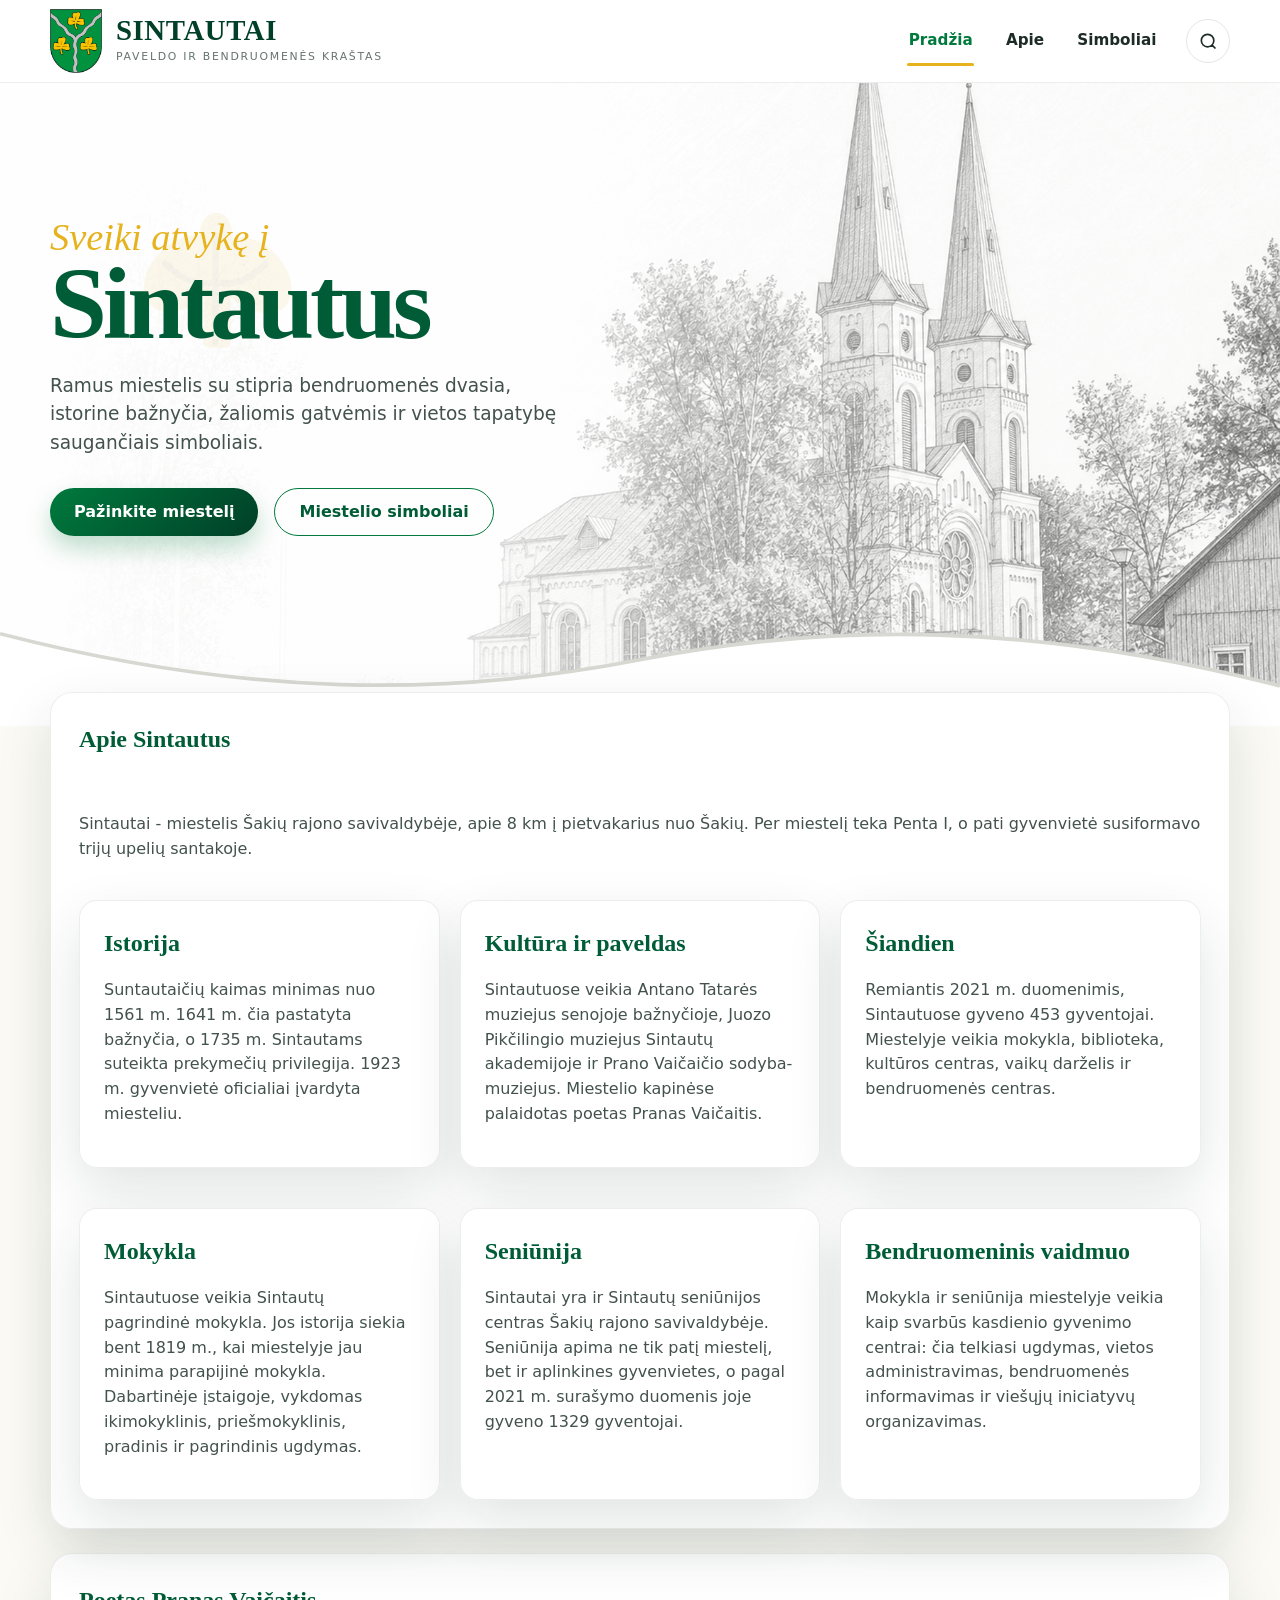
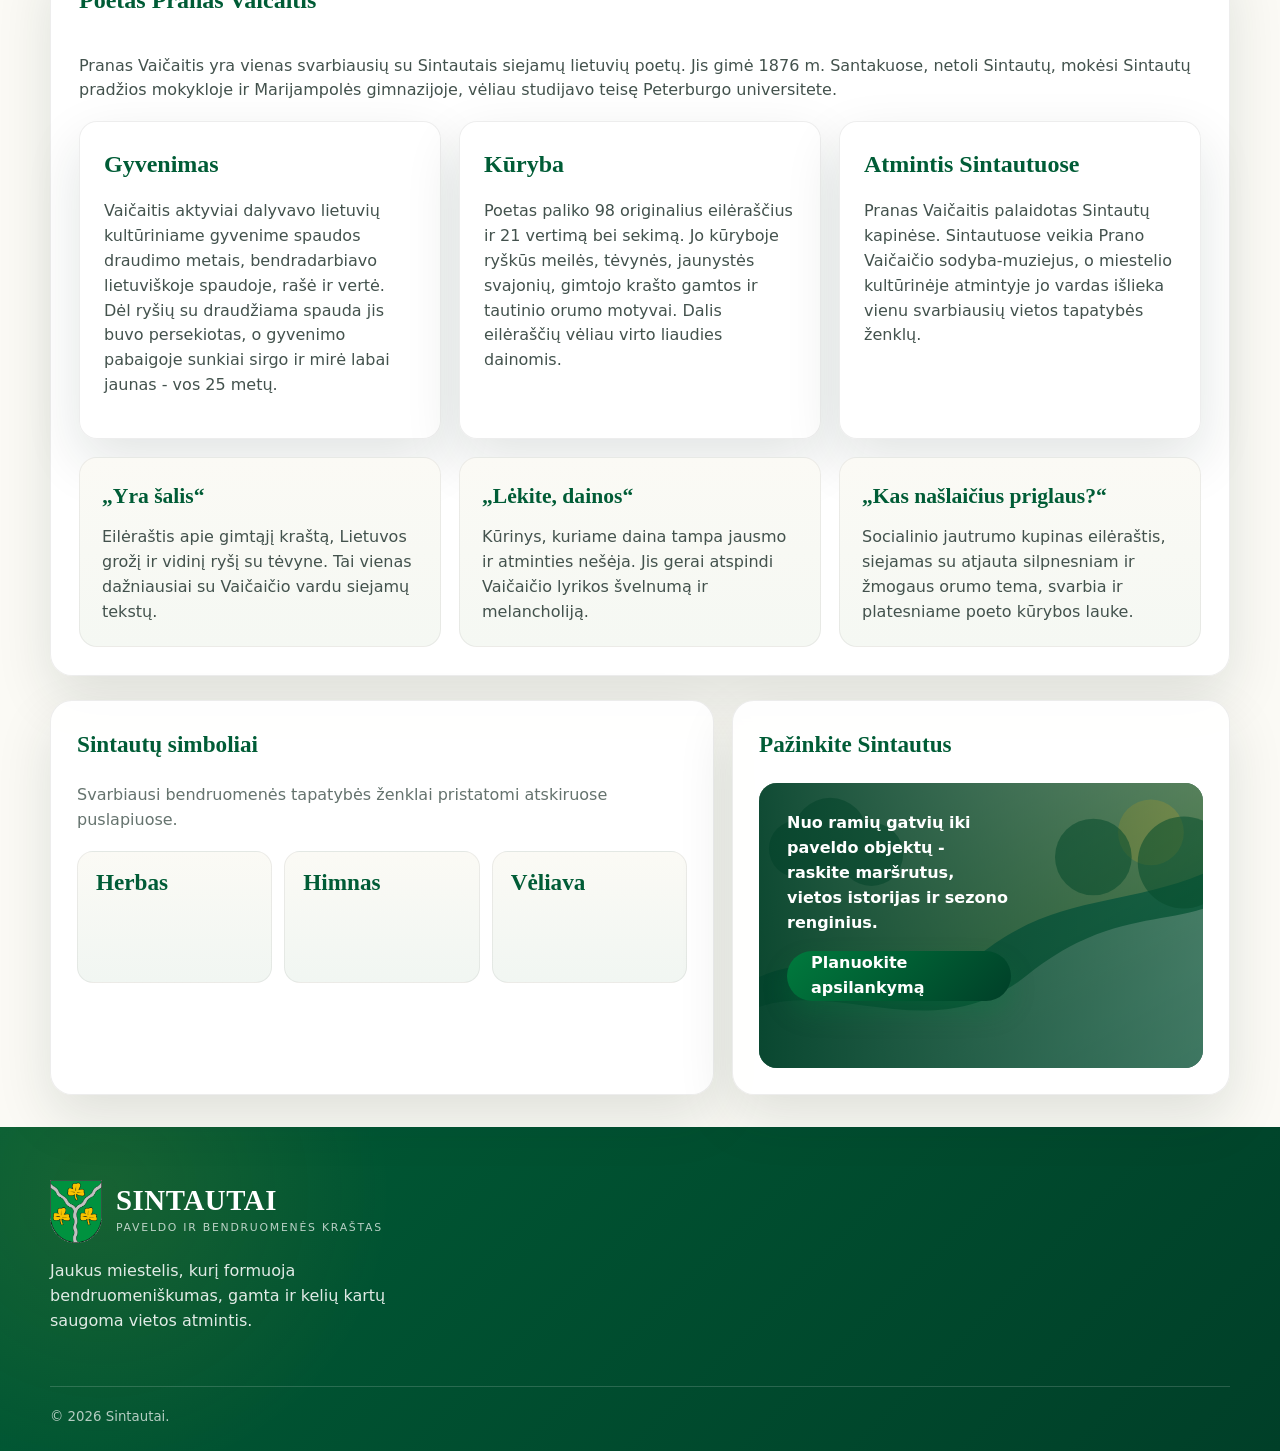
<file: index.html>
<!doctype html>
<html lang="lt">
<head>
  <meta charset="utf-8">
  <meta name="viewport" content="width=device-width, initial-scale=1">
  <title>Sintautai — miestelio interneto svetainė</title>
  <meta name="description" content="Nedidelio miestelio interneto svetainė, įkvėpta Sintautų bažnyčios piešinio ir herbo.">
  <link rel="icon" href="assets/favicon.svg" type="image/svg+xml">
  <link rel="preload" href="assets/church-sketch-hero.webp" as="image">
  <link rel="stylesheet" href="styles.css">
</head>
<body>
  <a class="skip-link" href="#main">Pereiti prie turinio</a>

  <header class="site-header" data-header>
    <div class="container header-inner">
      <a class="brand" href="#" aria-label="Sintautų pradžia">
        <img src="assets/coat-of-arms.png" alt="Sintautų herbas" class="brand__crest">
        <span>
          <strong>Sintautai</strong>
          <small>Paveldo ir bendruomenės kraštas</small>
        </span>
      </a>

      <button class="nav-toggle" type="button" aria-expanded="false" aria-controls="site-nav">
        <span></span><span></span><span></span>
        <span class="sr-only">Meniu</span>
      </button>

      <nav id="site-nav" class="site-nav" aria-label="Pagrindinė navigacija">
        <a class="active" href="#">Pradžia</a>
        <a href="#about">Apie</a>
        <a href="#symbols">Simboliai</a>
      </nav>

      <button class="search-btn" type="button" aria-label="Paieška">
        <svg viewBox="0 0 24 24" aria-hidden="true"><path d="m21 21-4.4-4.4m2.4-5.1a7.5 7.5 0 1 1-15 0 7.5 7.5 0 0 1 15 0Z"/></svg>
      </button>
    </div>
  </header>

  <main id="main">
    <section class="hero">
      <div class="hero__image" role="img" aria-label="Sintautų bažnyčios ir miestelio aikštės piešinys pieštuku"></div>
      <div class="hero__ornament" aria-hidden="true"></div>
      <div class="container hero__content">

        <h1><span>Sveiki atvykę į</span> Sintautus</h1>
        <p class="lead">Ramus miestelis su stipria bendruomenės dvasia, istorine bažnyčia, žaliomis gatvėmis ir vietos tapatybę saugančiais simboliais.</p>
        <div class="hero__actions">
          <a class="btn btn--primary" href="#about">Pažinkite miestelį</a>
          <a class="btn btn--ghost" href="#symbols">Miestelio simboliai</a>
        </div>
      </div>
      <img class="hero__divider" src="assets/branch-divider.svg" alt="" aria-hidden="true">
    </section>

    <section class="container about-summary" id="about" aria-label="Apie Sintautus">
      <article class="wide-card">
        <header class="section-head">
          <h2>Apie Sintautus</h2>
        </header>
        <p class="panel-intro">Sintautai - miestelis Šakių rajono savivaldybėje, apie 8 km į pietvakarius nuo Šakių. Per miestelį teka Penta I, o pati gyvenvietė susiformavo trijų upelių santakoje.</p>
        <div class="info-grid">
          <article class="info-card">
            <h2>Istorija</h2>
            <p>Suntautaičių kaimas minimas nuo 1561 m. 1641 m. čia pastatyta bažnyčia, o 1735 m. Sintautams suteikta prekymečių privilegija. 1923 m. gyvenvietė oficialiai įvardyta miesteliu.</p>
          </article>
          <article class="info-card">
            <h2>Kultūra ir paveldas</h2>
            <p>Sintautuose veikia Antano Tatarės muziejus senojoje bažnyčioje, Juozo Pikčilingio muziejus Sintautų akademijoje ir Prano Vaičaičio sodyba-muziejus. Miestelio kapinėse palaidotas poetas Pranas Vaičaitis.</p>
          </article>
          <article class="info-card">
            <h2>Šiandien</h2>
            <p>Remiantis 2021 m. duomenimis, Sintautuose gyveno 453 gyventojai. Miestelyje veikia mokykla, biblioteka, kultūros centras, vaikų darželis ir bendruomenės centras.</p>
          </article>
        </div>
        <div class="info-grid">
          <article class="info-card">
            <h2>Mokykla</h2>
            <p>Sintautuose veikia Sintautų pagrindinė mokykla. Jos istorija siekia bent 1819 m., kai miestelyje jau minima parapijinė mokykla. Dabartinėje įstaigoje, vykdomas ikimokyklinis, priešmokyklinis, pradinis ir pagrindinis ugdymas.</p>
          </article>
          <article class="info-card">
            <h2>Seniūnija</h2>
            <p>Sintautai yra ir Sintautų seniūnijos centras Šakių rajono savivaldybėje. Seniūnija apima ne tik patį miestelį, bet ir aplinkines gyvenvietes, o pagal 2021 m. surašymo duomenis joje gyveno 1329 gyventojai.</p>
          </article>
          <article class="info-card">
            <h2>Bendruomeninis vaidmuo</h2>
            <p>Mokykla ir seniūnija miestelyje veikia kaip svarbūs kasdienio gyvenimo centrai: čia telkiasi ugdymas, vietos administravimas, bendruomenės informavimas ir viešųjų iniciatyvų organizavimas.</p>
          </article>
        </div>
      </article>
    </section>

    <section class="container poet-section" aria-label="Pranas Vaičaitis">
      <article class="wide-card">
        <header class="section-head"> 
          <h2>Poetas Pranas Vaičaitis</h2>
        </header>
        <p class="panel-intro">Pranas Vaičaitis yra vienas svarbiausių su Sintautais siejamų lietuvių poetų. Jis gimė 1876 m. Santakuose, netoli Sintautų, mokėsi Sintautų pradžios mokykloje ir Marijampolės gimnazijoje, vėliau studijavo teisę Peterburgo universitete.</p>
        <div class="info-grid">
          <article class="info-card">
            <h2>Gyvenimas</h2>
            <p>Vaičaitis aktyviai dalyvavo lietuvių kultūriniame gyvenime spaudos draudimo metais, bendradarbiavo lietuviškoje spaudoje, rašė ir vertė. Dėl ryšių su draudžiama spauda jis buvo persekiotas, o gyvenimo pabaigoje sunkiai sirgo ir mirė labai jaunas - vos 25 metų.</p>
          </article>
          <article class="info-card">
            <h2>Kūryba</h2>
            <p>Poetas paliko 98 originalius eilėraščius ir 21 vertimą bei sekimą. Jo kūryboje ryškūs meilės, tėvynės, jaunystės svajonių, gimtojo krašto gamtos ir tautinio orumo motyvai. Dalis eilėraščių vėliau virto liaudies dainomis.</p>
          </article>
          <article class="info-card">
            <h2>Atmintis Sintautuose</h2>
            <p>Pranas Vaičaitis palaidotas Sintautų kapinėse. Sintautuose veikia Prano Vaičaičio sodyba-muziejus, o miestelio kultūrinėje atmintyje jo vardas išlieka vienu svarbiausių vietos tapatybės ženklų.</p>
          </article>
        </div>

        <div class="poem-showcase">
          <article class="poem-card">
            <h3><a class="poem-link" href="yra-salis.html">„Yra šalis“</a></h3>
            <p>Eilėraštis apie gimtąjį kraštą, Lietuvos grožį ir vidinį ryšį su tėvyne. Tai vienas dažniausiai su Vaičaičio vardu siejamų tekstų.</p>
          </article>
          <article class="poem-card">
            <h3><a class="poem-link" href="lekite-dainos.html">„Lėkite, dainos“</a></h3>
            <p>Kūrinys, kuriame daina tampa jausmo ir atminties nešėja. Jis gerai atspindi Vaičaičio lyrikos švelnumą ir melancholiją.</p>
          </article>
          <article class="poem-card">
            <h3>„Kas našlaičius priglaus?“</h3>
            <p>Socialinio jautrumo kupinas eilėraštis, siejamas su atjauta silpnesniam ir žmogaus orumo tema, svarbia ir platesniame poeto kūrybos lauke.</p>
          </article>
        </div>
      </article>
    </section>

    <section class="content-grid container" aria-label="Miestelio informacija">
      <article class="panel symbols" id="symbols">
        <header class="section-head">
          <h2>Sintautų simboliai</h2>
        </header>
        <p class="panel-intro">Svarbiausi bendruomenės tapatybės ženklai pristatomi atskiruose puslapiuose.</p>
        <div class="symbol-links">
          <a class="symbol-link" href="herbas.html">
            <strong>Herbas</strong>
          </a>
          <a class="symbol-link" href="himnas.html">
            <strong>Himnas</strong>
          </a>
          <a class="symbol-link" href="veliava.html">
            <strong>Vėliava</strong>
          </a>
        </div>
      </article>

      <article class="panel explore" id="tourism">
        <header class="section-head">
          <h2>Pažinkite Sintautus</h2>
        </header>
        <div class="explore-card">
          <img src="assets/town-river.svg" alt="Iliustruotas upės ir parko kraštovaizdis">
          <div>
            <p>Nuo ramių gatvių iki paveldo objektų - raskite maršrutus, vietos istorijas ir sezono renginius.</p>
            <a class="btn btn--primary" href="#">Planuokite apsilankymą</a>
          </div>
        </div>
      </article>
    </section>
  </main>

  <footer class="site-footer" id="contact">
    <div class="container footer-grid">
      <section>
        <a class="brand brand--footer" href="#">
          <img src="assets/coat-of-arms.png" alt="Sintautų herbas" class="brand__crest">
          <span><strong>Sintautai</strong><small>Paveldo ir bendruomenės kraštas</small></span>
        </a>
        <p>Jaukus miestelis, kurį formuoja bendruomeniškumas, gamta ir kelių kartų saugoma vietos atmintis.</p>
      </section>
    
    
   
    </div>
    <div class="footer-bottom container">
      <small>© 2026 Sintautai.</small>
    </div>
  </footer>

  <script src="script.js"></script>
</body>
</html>
</file>
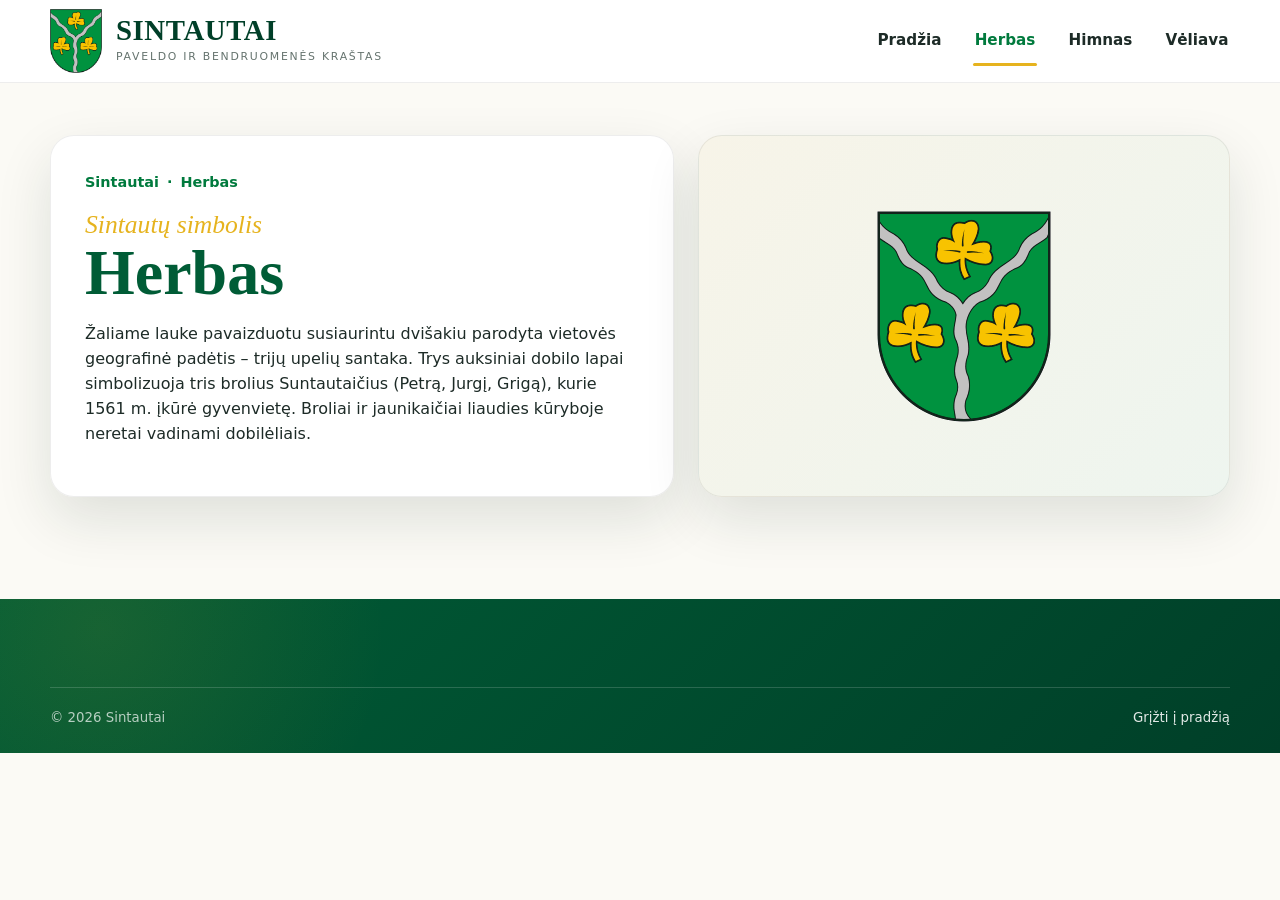
<file: herbas.html>
<!doctype html>
<html lang="lt">
<head>
  <meta charset="utf-8">
  <meta name="viewport" content="width=device-width, initial-scale=1">
  <title>Sintautų herbas</title>
  <meta name="description" content="Puslapis apie Sintautų herbą, jo vaizdą, simbolinę reikšmę ir naudojimą miestelio tapatybėje.">
  <link rel="icon" href="assets/favicon.svg" type="image/svg+xml">
  <link rel="stylesheet" href="styles.css">
</head>
<body>
  <a class="skip-link" href="#main">Pereiti prie turinio</a>

  <header class="site-header">
    <div class="container header-inner">
      <a class="brand" href="index.html" aria-label="Grįžti į Sintautų pradžios puslapį">
        <img src="assets/coat-of-arms.png" alt="Sintautų herbas" class="brand__crest">
        <span>
          <strong>Sintautai</strong>
          <small>Paveldo ir bendruomenės kraštas</small>
        </span>
      </a>

      <button class="nav-toggle" type="button" aria-expanded="false" aria-controls="site-nav">
        <span></span><span></span><span></span>
        <span class="sr-only">Meniu</span>
      </button>

      <nav id="site-nav" class="site-nav" aria-label="Pagrindinė navigacija">
        <a href="index.html">Pradžia</a>
        <a class="active" href="herbas.html">Herbas</a>
        <a href="himnas.html">Himnas</a>
        <a href="veliava.html">Vėliava</a>
      </nav>
    </div>
  </header>

  <main id="main" class="subpage-main">
    <section class="container subpage-hero">
      <article class="subpage-card">
        <div class="breadcrumbs"><a href="index.html">Sintautai</a><span>·</span><span>Herbas</span></div>

        <h1><span>Sintautų simbolis</span> Herbas</h1>
        <p>
          
Žaliame lauke pavaizduotu susiaurintu dvišakiu parodyta vietovės geografinė padėtis – trijų upelių santaka. Trys auksiniai dobilo lapai simbolizuoja tris brolius Suntautaičius (Petrą, Jurgį, Grigą), kurie 1561 m. įkūrė gyvenvietę. Broliai ir jaunikaičiai liaudies kūryboje neretai vadinami dobilėliais.        
        </p>
   
      </article>

      <aside class="subpage-visual">
        <img src="assets/coat-of-arms.png" alt="Sintautų herbo vaizdas">
      </aside>
    </section>

  </main>

  <footer class="site-footer">
    <div class="container footer-bottom">
      <small>© 2026 Sintautai</small>
      <small><a href="index.html">Grįžti į pradžią</a></small>
    </div>
  </footer>

  <script src="script.js"></script>
</body>
</html>
</file>
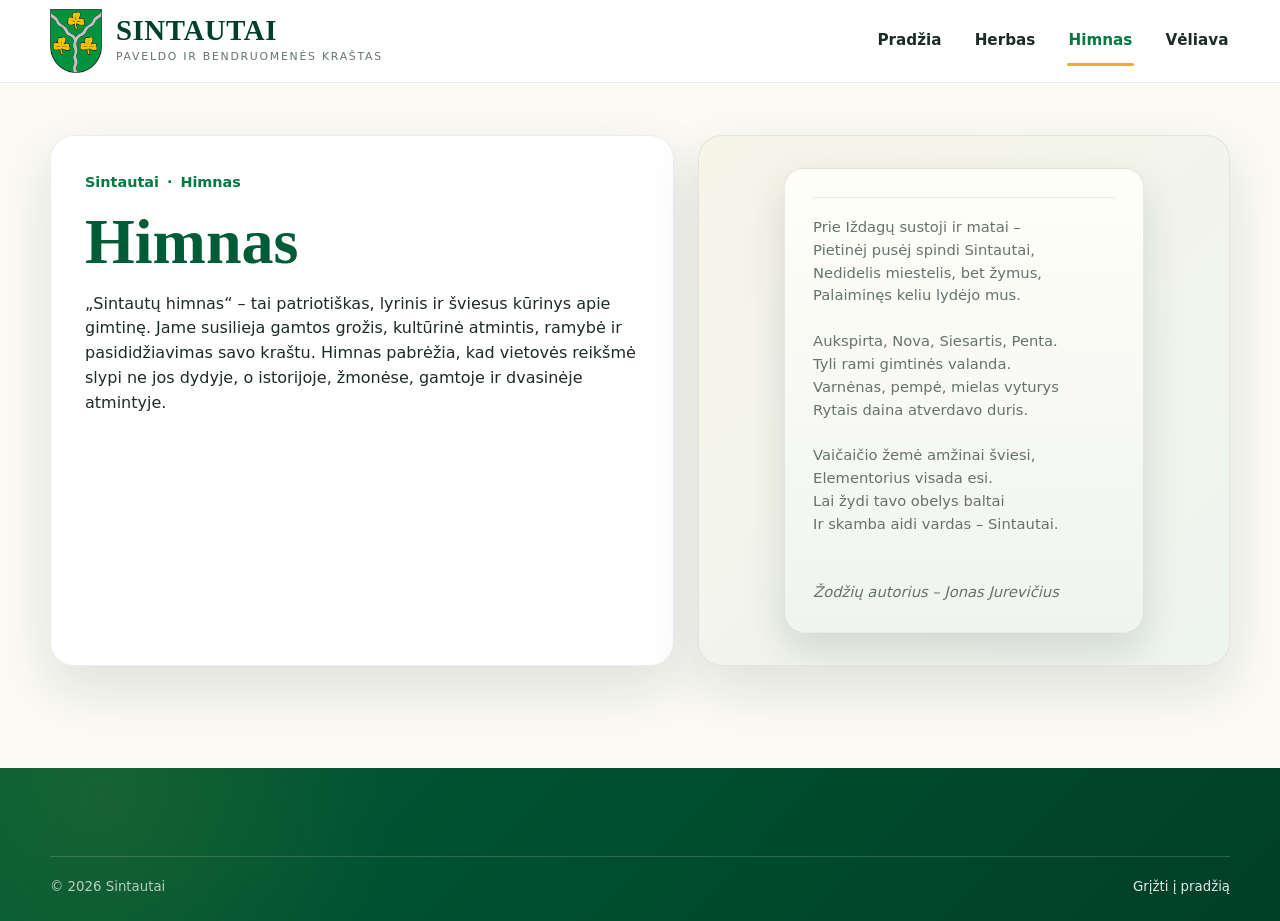
<file: himnas.html>
<!doctype html>
<html lang="lt">
<head>
  <meta charset="utf-8">
  <meta name="viewport" content="width=device-width, initial-scale=1">
  <title>Sintautų himnas</title>
  <meta name="description" content="Puslapis apie Sintautų himną, jo paskirtį, pateikimo struktūrą ir vietą bendruomenės renginiuose.">
  <link rel="icon" href="assets/favicon.svg" type="image/svg+xml">
  <link rel="stylesheet" href="styles.css">
</head>
<body>
  <a class="skip-link" href="#main">Pereiti prie turinio</a>

  <header class="site-header">
    <div class="container header-inner">
      <a class="brand" href="index.html" aria-label="Grįžti į Sintautų pradžios puslapį">
        <img src="assets/coat-of-arms.png" alt="Sintautų herbas" class="brand__crest">
        <span>
          <strong>Sintautai</strong>
          <small>Paveldo ir bendruomenės kraštas</small>
        </span>
      </a>

      <button class="nav-toggle" type="button" aria-expanded="false" aria-controls="site-nav">
        <span></span><span></span><span></span>
        <span class="sr-only">Meniu</span>
      </button>

      <nav id="site-nav" class="site-nav" aria-label="Pagrindinė navigacija">
        <a href="index.html">Pradžia</a>
        <a href="herbas.html">Herbas</a>
        <a class="active" href="himnas.html">Himnas</a>
        <a href="veliava.html">Vėliava</a>
      </nav>
    </div>
  </header>

  <main id="main" class="subpage-main">
    <section class="container subpage-hero">
      <article class="subpage-card">
        <div class="breadcrumbs"><a href="index.html">Sintautai</a><span>·</span><span>Himnas</span></div>
        <h1>Himnas</h1>
        <p>„Sintautų himnas“ – tai patriotiškas, lyrinis ir šviesus kūrinys apie gimtinę. Jame susilieja gamtos grožis, kultūrinė atmintis, ramybė ir pasididžiavimas savo kraštu. Himnas pabrėžia, kad vietovės reikšmė slypi ne jos dydyje, o istorijoje, žmonėse, gamtoje ir dvasinėje atmintyje.</p>
     
      </article>

      <aside class="subpage-visual">
        <div class="hymn-visual" aria-hidden="true">
     
          <div class="hymn-note">

            Prie Iždagų sustoji ir matai – <br/>
            Pietinėj pusėj spindi Sintautai, <br/>
            Nedidelis miestelis, bet žymus, <br/>
            Palaiminęs keliu lydėjo mus. <br/> <br/>

            Aukspirta, Nova, Siesartis, Penta. <br/>
            Tyli rami gimtinės valanda. <br/>
            Varnėnas, pempė, mielas vyturys <br/>
            Rytais daina atverdavo duris. <br/><br/>

            Vaičaičio žemė amžinai šviesi, <br/>
            Elementorius visada esi. <br/>
            Lai žydi tavo obelys baltai <br/>
            Ir skamba aidi vardas – Sintautai. <br/>
            <br/> <br/>
            
            <i>Žodžių autorius – Jonas Jurevičius </i><br/>
            
            </div>
        </div>
      </aside>
    </section>


  </main>

  <footer class="site-footer">
    <div class="container footer-bottom">
      <small>© 2026 Sintautai</small>
      <small><a href="index.html">Grįžti į pradžią</a></small>
    </div>
  </footer>

  <script src="script.js"></script>
</body>
</html>
</file>
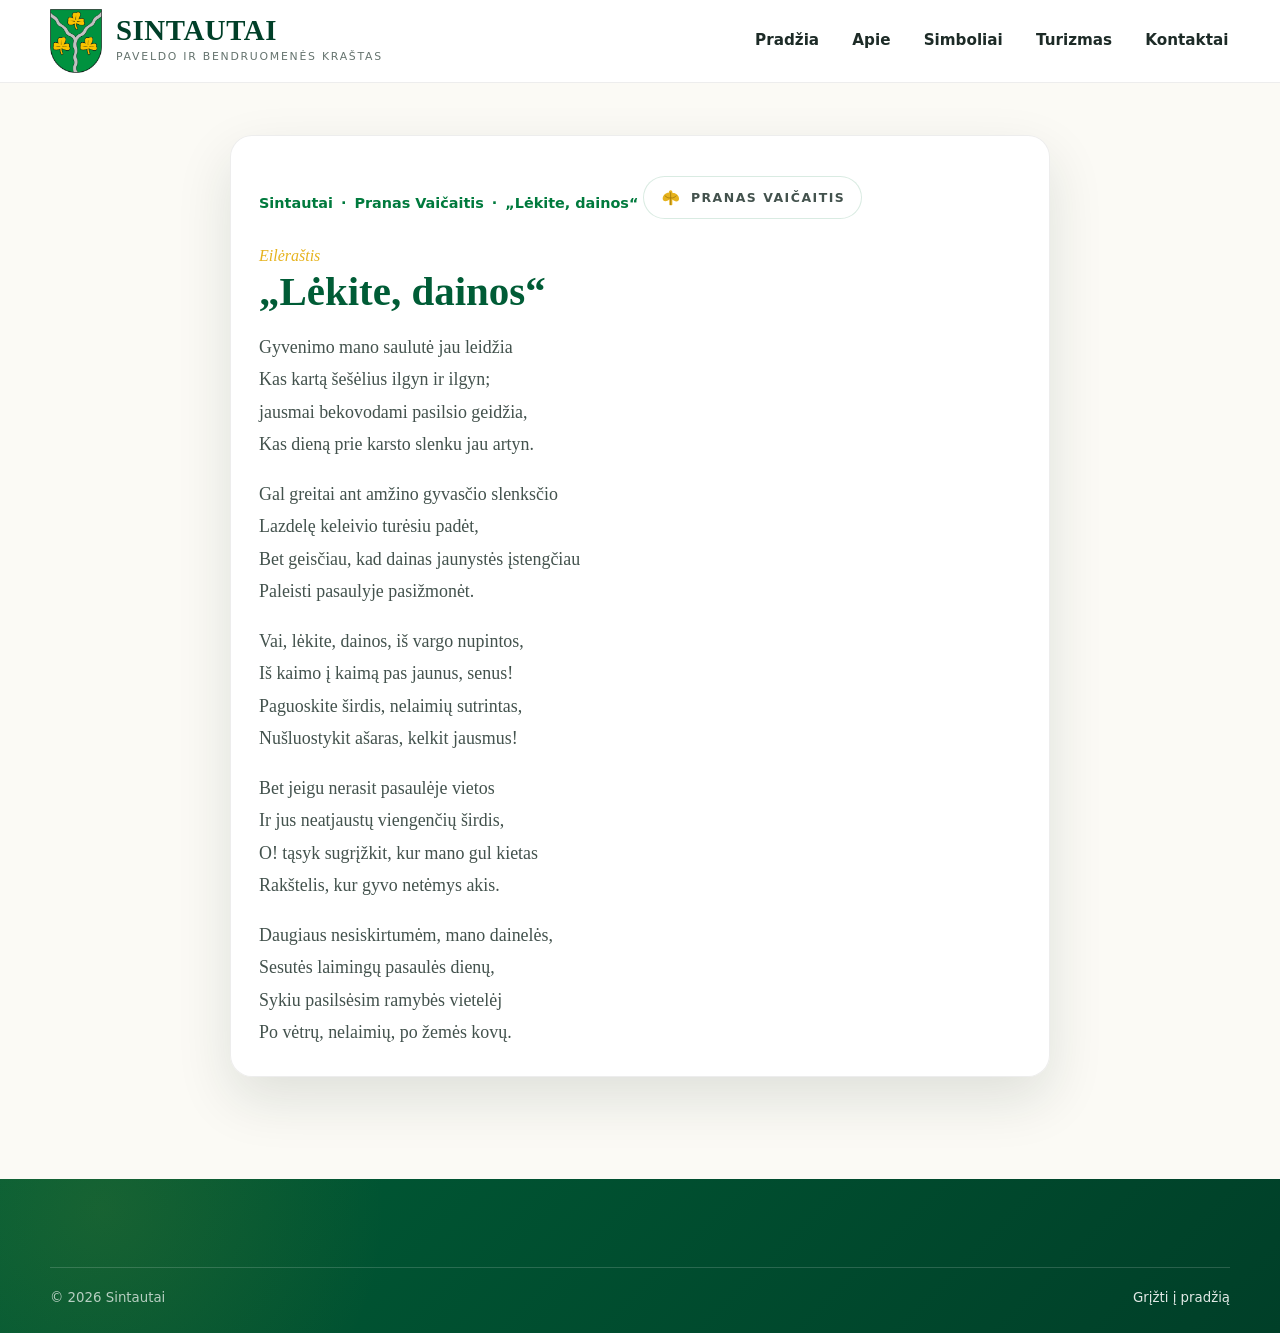
<file: lekite-dainos.html>
<!doctype html>
<html lang="lt">
<head>
  <meta charset="utf-8">
  <meta name="viewport" content="width=device-width, initial-scale=1">
  <title>„Lėkite, dainos“ — Pranas Vaičaitis</title>
  <meta name="description" content="Prano Vaičaičio eilėraštis „Lėkite, dainos“">
  <link rel="icon" href="assets/favicon.svg" type="image/svg+xml">
  <link rel="stylesheet" href="styles.css">
</head>
<body>
  <a class="skip-link" href="#main">Pereiti prie turinio</a>

  <header class="site-header">
    <div class="container header-inner">
      <a class="brand" href="index.html" aria-label="Grįžti į Sintautų pradžios puslapį">
        <img src="assets/coat-of-arms.png" alt="Sintautų herbas" class="brand__crest">
        <span>
          <strong>Sintautai</strong>
          <small>Paveldo ir bendruomenės kraštas</small>
        </span>
      </a>

      <button class="nav-toggle" type="button" aria-expanded="false" aria-controls="site-nav">
        <span></span><span></span><span></span>
        <span class="sr-only">Meniu</span>
      </button>

      <nav id="site-nav" class="site-nav" aria-label="Pagrindinė navigacija">
        <a href="index.html">Pradžia</a>
        <a href="index.html#about">Apie</a>
        <a href="index.html#symbols">Simboliai</a>
        <a href="index.html#tourism">Turizmas</a>
        <a href="index.html#contact">Kontaktai</a>
      </nav>
    </div>
  </header>

  <main id="main" class="subpage-main">
    <section class="container">
      <article class="wide-card poem-page">
        <div class="breadcrumbs"><a href="index.html">Sintautai</a><span>·</span><a href="index.html#main">Pranas Vaičaitis</a><span>·</span><span>„Lėkite, dainos“</span></div>
        <p class="eyebrow"><img src="assets/clover.svg" alt=""> Pranas Vaičaitis</p>
        <h1><span>Eilėraštis</span> „Lėkite, dainos“</h1>
        <div class="poem-text">
          <p>Gyvenimo mano saulutė jau leidžia<br>
          Kas kartą šešėlius ilgyn ir ilgyn;<br>
          jausmai bekovodami pasilsio geidžia,<br>
          Kas dieną prie karsto slenku jau artyn.</p>

          <p>Gal greitai ant amžino gyvasčio slenksčio<br>
          Lazdelę keleivio turėsiu padėt,<br>
          Bet geisčiau, kad dainas jaunystės įstengčiau<br>
          Paleisti pasaulyje pasižmonėt.</p>

          <p>Vai, lėkite, dainos, iš vargo nupintos,<br>
          Iš kaimo į kaimą pas jaunus, senus!<br>
          Paguoskite širdis, nelaimių sutrintas,<br>
          Nušluostykit ašaras, kelkit jausmus!</p>

          <p>Bet jeigu nerasit pasaulėje vietos<br>
          Ir jus neatjaustų viengenčių širdis,<br>
          O! tąsyk sugrįžkit, kur mano gul kietas<br>
          Rakštelis, kur gyvo netėmys akis.</p>

          <p>Daugiaus nesiskirtumėm, mano dainelės,<br>
          Sesutės laimingų pasaulės dienų,<br>
          Sykiu pasilsėsim ramybės vietelėj<br>
          Po vėtrų, nelaimių, po žemės kovų.</p>
        </div>
      </article>
    </section>
  </main>

  <footer class="site-footer">
    <div class="container footer-bottom">
      <small>© 2026 Sintautai</small>
      <small><a href="index.html">Grįžti į pradžią</a></small>
    </div>
  </footer>

  <script src="script.js"></script>
</body>
</html>
</file>
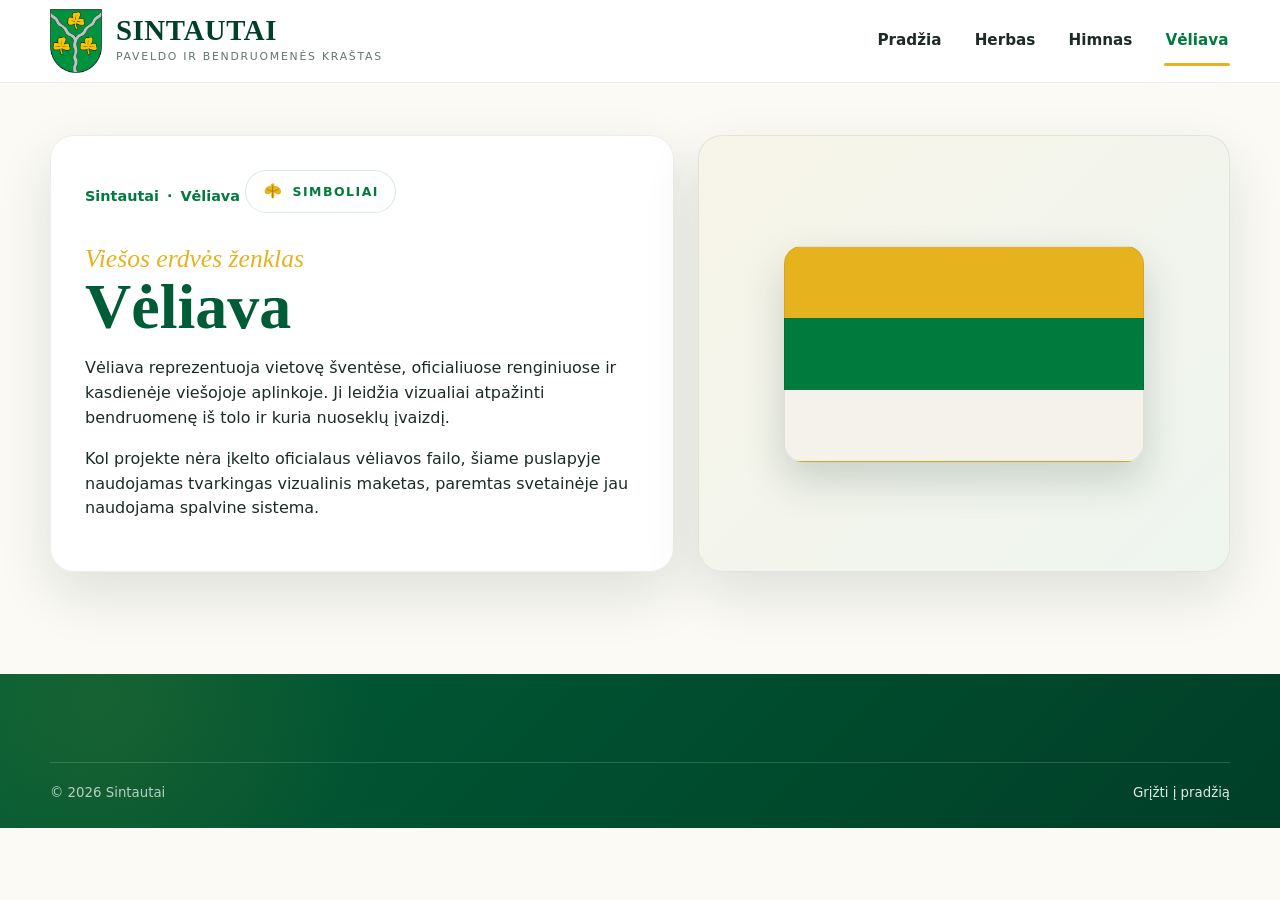
<file: veliava.html>
<!doctype html>
<html lang="lt">
<head>
  <meta charset="utf-8">
  <meta name="viewport" content="width=device-width, initial-scale=1">
  <title>Sintautų vėliava</title>
  <meta name="description" content="Puslapis apie Sintautų vėliavą, jos vizualinį pristatymą ir naudojimą viešoje erdvėje.">
  <link rel="icon" href="assets/favicon.svg" type="image/svg+xml">
  <link rel="stylesheet" href="styles.css">
</head>
<body>
  <a class="skip-link" href="#main">Pereiti prie turinio</a>

  <header class="site-header">
    <div class="container header-inner">
      <a class="brand" href="index.html" aria-label="Grįžti į Sintautų pradžios puslapį">
        <img src="assets/coat-of-arms.png" alt="Sintautų herbas" class="brand__crest">
        <span>
          <strong>Sintautai</strong>
          <small>Paveldo ir bendruomenės kraštas</small>
        </span>
      </a>

      <button class="nav-toggle" type="button" aria-expanded="false" aria-controls="site-nav">
        <span></span><span></span><span></span>
        <span class="sr-only">Meniu</span>
      </button>

      <nav id="site-nav" class="site-nav" aria-label="Pagrindinė navigacija">
        <a href="index.html">Pradžia</a>
        <a href="herbas.html">Herbas</a>
        <a href="himnas.html">Himnas</a>
        <a class="active" href="veliava.html">Vėliava</a>
      </nav>
    </div>
  </header>

  <main id="main" class="subpage-main">
    <section class="container subpage-hero">
      <article class="subpage-card">
        <div class="breadcrumbs"><a href="index.html">Sintautai</a><span>·</span><span>Vėliava</span></div>
        <p class="eyebrow"><img src="assets/clover.svg" alt=""> Simboliai</p>
        <h1><span>Viešos erdvės ženklas</span> Vėliava</h1>
        <p>Vėliava reprezentuoja vietovę šventėse, oficialiuose renginiuose ir kasdienėje viešojoje aplinkoje. Ji leidžia vizualiai atpažinti bendruomenę iš tolo ir kuria nuoseklų įvaizdį.</p>
        <p>Kol projekte nėra įkelto oficialaus vėliavos failo, šiame puslapyje naudojamas tvarkingas vizualinis maketas, paremtas svetainėje jau naudojama spalvine sistema.</p>
    
      </article>

      <aside class="subpage-visual">
        <div class="flag-visual" role="img" aria-label="Dekoratyvus Sintautų vėliavos maketas svetainės pristatymui"></div>
      </aside>
    </section>

  </main>

  <footer class="site-footer">
    <div class="container footer-bottom">
      <small>© 2026 Sintautai</small>
      <small><a href="index.html">Grįžti į pradžią</a></small>
    </div>
  </footer>

  <script src="script.js"></script>
</body>
</html>
</file>
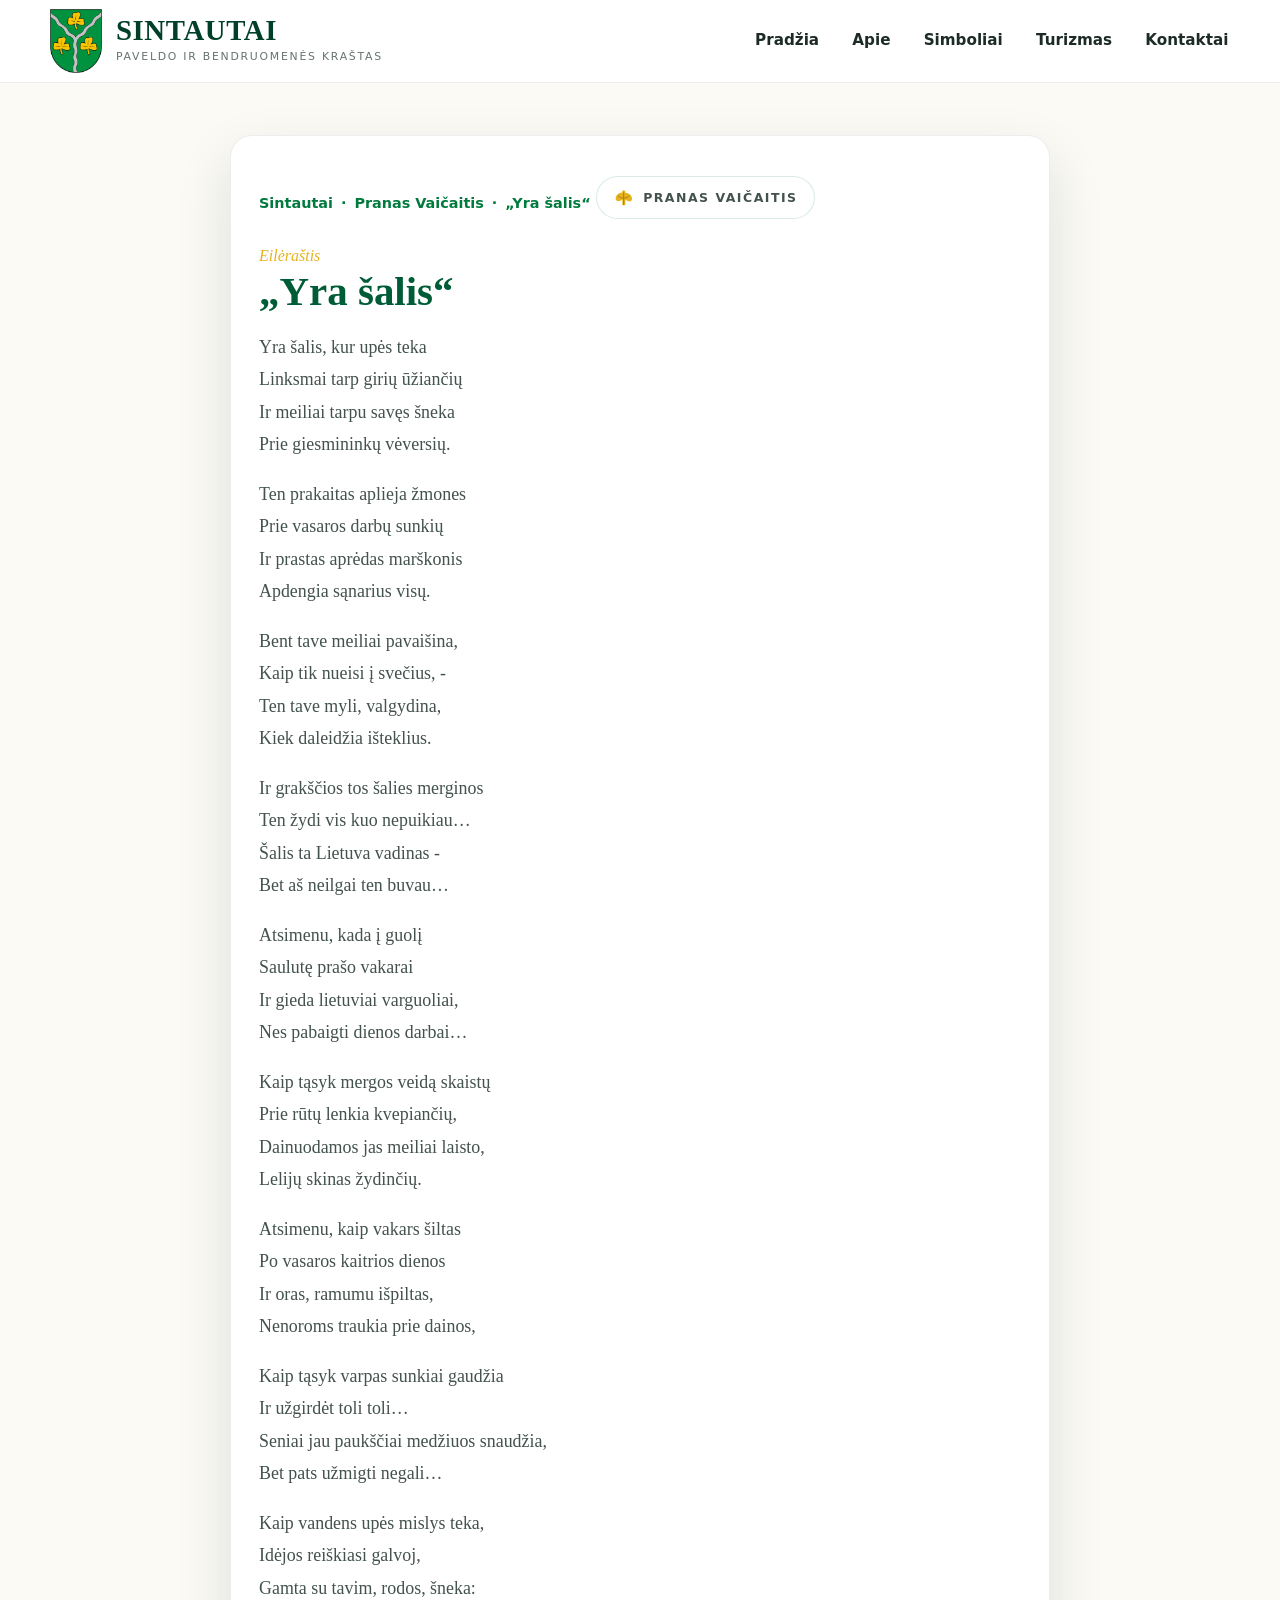
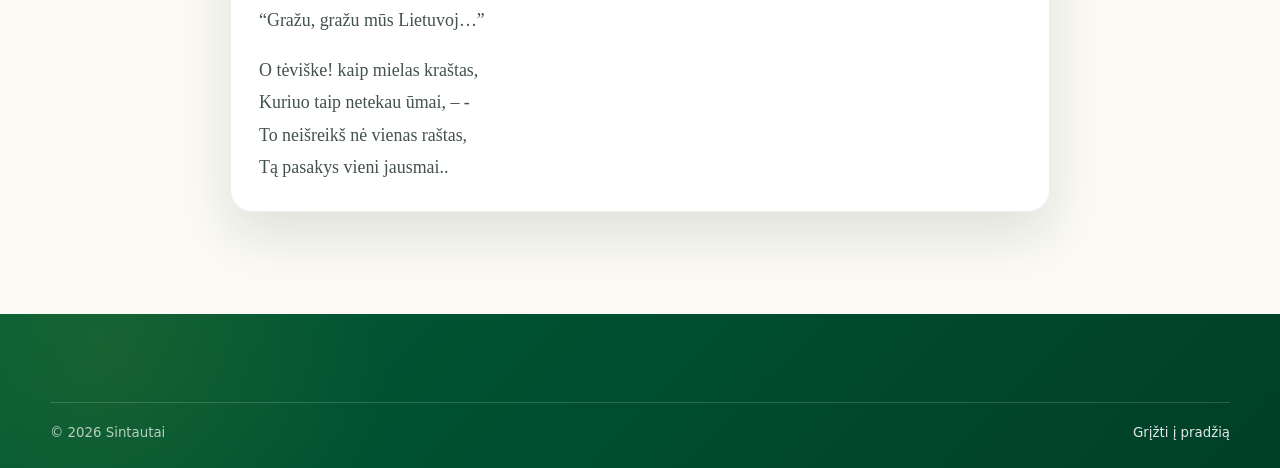
<file: yra-salis.html>
<!doctype html>
<html lang="lt">
<head>
  <meta charset="utf-8">
  <meta name="viewport" content="width=device-width, initial-scale=1">
  <title>„Yra šalis“ — Pranas Vaičaitis</title>
  <meta name="description" content="Prano Vaičaičio eilėraštis „Yra šalis“">
  <link rel="icon" href="assets/favicon.svg" type="image/svg+xml">
  <link rel="stylesheet" href="styles.css">
</head>
<body>
  <a class="skip-link" href="#main">Pereiti prie turinio</a>

  <header class="site-header">
    <div class="container header-inner">
      <a class="brand" href="index.html" aria-label="Grįžti į Sintautų pradžios puslapį">
        <img src="assets/coat-of-arms.png" alt="Sintautų herbas" class="brand__crest">
        <span>
          <strong>Sintautai</strong>
          <small>Paveldo ir bendruomenės kraštas</small>
        </span>
      </a>

      <button class="nav-toggle" type="button" aria-expanded="false" aria-controls="site-nav">
        <span></span><span></span><span></span>
        <span class="sr-only">Meniu</span>
      </button>

      <nav id="site-nav" class="site-nav" aria-label="Pagrindinė navigacija">
        <a href="index.html">Pradžia</a>
        <a href="index.html#about">Apie</a>
        <a href="index.html#symbols">Simboliai</a>
        <a href="index.html#tourism">Turizmas</a>
        <a href="index.html#contact">Kontaktai</a>
      </nav>
    </div>
  </header>

  <main id="main" class="subpage-main">
    <section class="container">
      <article class="wide-card poem-page">
        <div class="breadcrumbs"><a href="index.html">Sintautai</a><span>·</span><a href="index.html#main">Pranas Vaičaitis</a><span>·</span><span>„Yra šalis“</span></div>
        <p class="eyebrow"><img src="assets/clover.svg" alt=""> Pranas Vaičaitis</p>
        <h1><span>Eilėraštis</span> „Yra šalis“</h1>
        <div class="poem-text">
          <p>Yra šalis, kur upės teka<br>
          Linksmai tarp girių ūžiančių<br>
          Ir meiliai tarpu savęs šneka<br>
          Prie giesmininkų vėversių.</p>

          <p>Ten prakaitas aplieja žmones<br>
          Prie vasaros darbų sunkių<br>
          Ir prastas aprėdas marškonis<br>
          Apdengia sąnarius visų.</p>

          <p>Bent tave meiliai pavaišina,<br>
          Kaip tik nueisi į svečius, -<br>
          Ten tave myli, valgydina,<br>
          Kiek daleidžia išteklius.</p>

          <p>Ir grakščios tos šalies merginos<br>
          Ten žydi vis kuo nepuikiau…<br>
          Šalis ta Lietuva vadinas -<br>
          Bet aš neilgai ten buvau…</p>

          <p>Atsimenu, kada į guolį<br>
          Saulutę prašo vakarai<br>
          Ir gieda lietuviai varguoliai,<br>
          Nes pabaigti dienos darbai…</p>

          <p>Kaip tąsyk mergos veidą skaistų<br>
          Prie rūtų lenkia kvepiančių,<br>
          Dainuodamos jas meiliai laisto,<br>
          Lelijų skinas žydinčių.</p>

          <p>Atsimenu, kaip vakars šiltas<br>
          Po vasaros kaitrios dienos<br>
          Ir oras, ramumu išpiltas,<br>
          Nenoroms traukia prie dainos,</p>

          <p>Kaip tąsyk varpas sunkiai gaudžia<br>
          Ir užgirdėt toli toli…<br>
          Seniai jau paukščiai medžiuos snaudžia,<br>
          Bet pats užmigti negali…</p>

          <p>Kaip vandens upės mislys teka,<br>
          Idėjos reiškiasi galvoj,<br>
          Gamta su tavim, rodos, šneka:<br>
          “Gražu, gražu mūs Lietuvoj…”</p>

          <p>O tėviške! kaip mielas kraštas,<br>
          Kuriuo taip netekau ūmai, – -<br>
          To neišreikš nė vienas raštas,<br>
          Tą pasakys vieni jausmai..</p>
        </div>
      </article>
    </section>
  </main>

  <footer class="site-footer">
    <div class="container footer-bottom">
      <small>© 2026 Sintautai</small>
      <small><a href="index.html">Grįžti į pradžią</a></small>
    </div>
  </footer>

  <script src="script.js"></script>
</body>
</html>
</file>
<file: styles.css>
:root{
  --green-900:#003f28;
  --green-800:#005c36;
  --green-700:#007a3d;
  --green-100:#e9f3eb;
  --gold:#e6b31e;
  --gold-soft:#f7e8ad;
  --silver:#d8d8d2;
  --ink:#1d2b27;
  --muted:#65736e;
  --paper:#fbfaf5;
  --white:#fff;
  --shadow:0 22px 55px rgba(18,42,34,.12);
  --radius:22px;
  --serif: Georgia, "Times New Roman", serif;
  --sans: Inter, ui-sans-serif, system-ui, -apple-system, Segoe UI, Roboto, Arial, sans-serif;
}

*{box-sizing:border-box}
html{scroll-behavior:smooth}
body{margin:0;font-family:var(--sans);color:var(--ink);background:var(--paper);line-height:1.55}
a{color:inherit;text-decoration:none}
img,svg{display:block;max-width:100%}
.container{width:min(1180px,calc(100% - 40px));margin-inline:auto}
.sr-only{position:absolute;width:1px;height:1px;overflow:hidden;clip:rect(0,0,0,0);white-space:nowrap}
.skip-link{position:absolute;left:1rem;top:-4rem;background:var(--green-800);color:white;padding:.75rem 1rem;border-radius:999px;z-index:1000}
.skip-link:focus{top:1rem}

.site-header{position:sticky;top:0;z-index:100;background:rgba(255,255,255,.92);backdrop-filter:blur(14px);border-bottom:1px solid rgba(0,0,0,.07)}
.header-inner{height:82px;display:flex;align-items:center;gap:28px}
.brand{display:flex;align-items:center;gap:14px;min-width:max-content}
.brand__crest{width:52px;height:64px;object-fit:contain}
.brand strong{display:block;font-family:var(--serif);font-size:1.8rem;letter-spacing:.02em;line-height:1;color:var(--green-900);text-transform:uppercase}
.brand small{display:block;font-size:.68rem;text-transform:uppercase;letter-spacing:.16em;color:var(--muted);margin-top:.3rem}
.site-nav{margin-left:auto;display:flex;align-items:center;gap:30px;font-size:.95rem;font-weight:650}
.site-nav a{position:relative;padding:.4rem .1rem}
.site-nav a.active,.site-nav a:hover{color:var(--green-700)}
.site-nav a.active::after{content:"";position:absolute;left:0;right:0;bottom:-.42rem;height:3px;background:var(--gold);border-radius:999px}
.search-btn,.nav-toggle{border:0;background:transparent;cursor:pointer}
.search-btn{width:44px;height:44px;border-radius:999px;border:1px solid rgba(0,0,0,.1);display:grid;place-items:center}
.search-btn svg{width:20px;height:20px;fill:none;stroke:var(--ink);stroke-width:2}
.nav-toggle{display:none;margin-left:auto}
.nav-toggle span:not(.sr-only){display:block;width:24px;height:2px;background:var(--green-900);margin:5px 0}

.hero{position:relative;min-height:620px;overflow:hidden;background:linear-gradient(90deg,rgba(251,250,245,.98) 0%,rgba(251,250,245,.9) 30%,rgba(251,250,245,.3) 70%)}
.hero__image{position:absolute;inset:0;background-image:linear-gradient(90deg,rgba(251,250,245,.99) 0%,rgba(251,250,245,.9) 26%,rgba(251,250,245,.35) 58%,rgba(251,250,245,.08) 100%),url("assets/church-sketch-hero.webp");background-size:cover;background-position:center right;filter:grayscale(1) contrast(.92) brightness(1.08);opacity:.9}
.hero__ornament{position:absolute;inset:0;background-image:url("assets/clover.svg");background-repeat:no-repeat;background-position:left 120px top 110px;background-size:180px;opacity:.08}
.hero__content{position:relative;z-index:2;padding:110px 0 190px}
.eyebrow{display:inline-flex;align-items:center;gap:.65rem;padding:.65rem 1rem;border:1px solid rgba(0,122,61,.15);background:rgba(255,255,255,.75);border-radius:999px;color:var(--green-700);font-weight:700;letter-spacing:.12em;text-transform:uppercase;font-size:.78rem}
.eyebrow img{width:20px}
h1{font-family:var(--serif);font-size:clamp(4rem,8vw,7.7rem);line-height:.86;margin:28px 0 24px;color:var(--green-800);letter-spacing:-.04em}
h1 span{display:block;font-family:var(--serif);font-style:italic;font-size:clamp(1.65rem,3vw,2.4rem);letter-spacing:0;color:var(--gold);font-weight:400;margin-bottom:.35rem}
.lead{max-width:520px;font-size:1.16rem;color:#43524d}
.hero__actions{display:flex;gap:16px;flex-wrap:wrap;margin-top:30px}
.btn{display:inline-flex;align-items:center;justify-content:center;gap:.55rem;min-height:48px;padding:0 24px;border-radius:999px;font-weight:800;transition:transform .2s ease,box-shadow .2s ease,background .2s ease}
.btn:hover{transform:translateY(-2px)}
.btn--primary{background:linear-gradient(135deg,var(--green-700),var(--green-900));color:white;box-shadow:0 12px 25px rgba(0,122,61,.25)}
.btn--ghost{border:1px solid var(--green-700);color:var(--green-800);background:rgba(255,255,255,.7)}
.hero__divider{position:absolute;z-index:3;bottom:-1px;left:0;width:100%;height:112px}

.about-summary{margin-top:-34px;margin-bottom:24px;position:relative;z-index:4}
.about-summary .wide-card{display:grid;gap:20px}
.about-summary .info-grid{gap:20px;align-items:stretch}
.about-summary .info-grid + .info-grid{margin-top:20px}
.about-summary .info-card{height:100%}
.poet-section{margin-bottom:24px}
.content-grid{position:relative;z-index:4;margin-top:0;margin-bottom:32px;display:grid;grid-template-columns:1.2fr .9fr;gap:18px;align-items:start}
.panel{background:rgba(255,255,255,.92);border:1px solid rgba(0,0,0,.07);border-radius:var(--radius);box-shadow:var(--shadow);padding:26px}
.panel-intro{margin:0 0 18px;color:var(--muted)}
.section-head{display:flex;align-items:center;gap:10px;margin-bottom:20px}
.section-head img{width:24px;height:24px}
.section-head h2{font-family:var(--serif);font-size:1.45rem;color:var(--green-800);margin:0}
.section-head--between{justify-content:space-between;align-items:center}
.section-head--between span{display:flex;align-items:center;gap:10px}
.section-head--between a,.text-link{color:var(--green-700);font-weight:800;font-size:.88rem}

.symbols{min-height:100%}
.symbol-links{display:grid;grid-template-columns:repeat(3,minmax(0,1fr));gap:12px}
.symbol-link{display:flex;flex-direction:column;justify-content:space-between;gap:8px;min-height:132px;padding:18px;border-radius:16px;background:linear-gradient(180deg,#fbfaf5,#f1f6f2);border:1px solid rgba(0,0,0,.06)}
.symbol-link strong{font-family:var(--serif);font-size:1.45rem;color:var(--green-800);line-height:1.1}
.symbol-link small{display:block;color:var(--muted);font-size:.88rem;line-height:1.45}

.poem-showcase{display:grid;grid-template-columns:repeat(3,minmax(0,1fr));gap:18px;margin-top:18px}
.poem-card{background:linear-gradient(180deg,#fbfaf5,#f5f8f3);border:1px solid rgba(0,0,0,.06);border-radius:18px;padding:22px}
.poem-card h3{margin:0 0 12px;font-family:var(--serif);font-size:1.35rem;color:var(--green-800)}
.poem-card p{margin:0;color:#43524d}
.poem-link{color:var(--green-800)}
.poem-link:hover{color:var(--green-700)}
.poem-page{max-width:820px;margin-inline:auto}
.poem-page h1{font-size:clamp(2rem,3.2vw,2.8rem);line-height:1.05;margin:16px 0 18px;letter-spacing:0}
.poem-page h1 span{font-size:1rem;margin-bottom:.35rem}
.poem-text{display:grid;gap:18px;margin-top:8px}
.poem-text p{margin:0;font-family:var(--serif);font-size:1.12rem;line-height:1.8;color:var(--ink)}

.explore-card{position:relative;overflow:hidden;border-radius:18px;min-height:285px;background:var(--green-900);color:white}
.explore-card img{position:absolute;inset:0;width:100%;height:100%;object-fit:cover;opacity:.76}
.explore-card::after{content:"";position:absolute;inset:0;background:linear-gradient(90deg,rgba(0,63,40,.9),rgba(0,63,40,.25))}
.explore-card div{position:relative;z-index:2;max-width:280px;padding:28px}
.explore-card p{font-weight:700;margin-top:0}

.subpage-main{padding:52px 0 72px}
.subpage-hero{display:grid;grid-template-columns:minmax(0,1.08fr) minmax(320px,.92fr);gap:24px;align-items:stretch}
.subpage-card{background:rgba(255,255,255,.96);border:1px solid rgba(0,0,0,.07);border-radius:24px;box-shadow:var(--shadow);padding:34px}
.subpage-card h1{font-size:clamp(2.8rem,5vw,5rem);line-height:.92;margin:18px 0 20px;letter-spacing:0}
.subpage-card h1 span{font-size:clamp(1.2rem,2vw,1.8rem);margin-bottom:.45rem}
.subpage-card p{margin:0 0 16px}
.subpage-meta{display:flex;flex-wrap:wrap;gap:10px;margin-top:22px}
.meta-chip{display:inline-flex;align-items:center;padding:.65rem .95rem;border-radius:999px;background:var(--green-100);color:var(--green-800);font-weight:800;font-size:.84rem}
.subpage-visual{position:relative;display:flex;align-items:center;justify-content:center;overflow:hidden;border-radius:24px;background:linear-gradient(135deg,#f7f4e8,#eef5ef);border:1px solid rgba(0,0,0,.07);box-shadow:var(--shadow);padding:32px}
.subpage-visual img{max-width:min(100%,320px);max-height:420px;object-fit:contain}
.flag-visual{width:min(100%,360px);aspect-ratio:5/3;border-radius:18px;overflow:hidden;box-shadow:0 18px 40px rgba(18,42,34,.18);border:1px solid rgba(0,0,0,.08);background:
linear-gradient(180deg,var(--gold) 0 33.333%, var(--green-700) 33.333% 66.666%, #f4f2ea 66.666% 100%)}
.hymn-visual{width:min(100%,360px);aspect-ratio:4/5;border-radius:20px;background:linear-gradient(180deg,#fffef8,#f0f4ef);border:1px solid rgba(0,0,0,.08);padding:28px;display:flex;flex-direction:column;justify-content:space-between;box-shadow:0 18px 40px rgba(18,42,34,.14)}
.hymn-lines{display:grid;gap:14px}
.hymn-lines span{display:block;height:10px;border-radius:999px;background:linear-gradient(90deg,rgba(0,92,54,.9),rgba(0,92,54,.15))}
.hymn-lines span:nth-child(2){width:88%}
.hymn-lines span:nth-child(3){width:93%}
.hymn-lines span:nth-child(4){width:74%}
.hymn-lines span:nth-child(5){width:90%}
.hymn-note{padding-top:18px;border-top:1px solid rgba(0,0,0,.08);color:var(--muted);font-size:.92rem}
.content-stack{display:grid;gap:18px;margin-top:22px}
.info-grid{display:grid;grid-template-columns:repeat(3,minmax(0,1fr));gap:18px}
.info-card{background:rgba(255,255,255,.92);border:1px solid rgba(0,0,0,.07);border-radius:18px;box-shadow:var(--shadow);padding:24px}
.info-card h2,.wide-card h2{font-family:var(--serif);font-size:1.5rem;color:var(--green-800);margin:0 0 14px}
.info-card p,.wide-card p,.wide-card li{color:#43524d}
.wide-card{background:rgba(255,255,255,.92);border:1px solid rgba(0,0,0,.07);border-radius:22px;box-shadow:var(--shadow);padding:28px}
.wide-card ul{margin:0;padding-left:18px}
.breadcrumbs{display:inline-flex;align-items:center;gap:8px;color:var(--green-700);font-weight:800;font-size:.9rem}
.breadcrumbs a{color:var(--green-700)}

.site-footer{background:radial-gradient(circle at 8% 20%,rgba(230,179,30,.1),transparent 24%),linear-gradient(135deg,var(--green-800),var(--green-900));color:rgba(255,255,255,.88);padding:52px 0 24px;margin-top:30px}
.footer-grid{display:grid;grid-template-columns:1.35fr .95fr .9fr 1.05fr;gap:34px}
.brand--footer strong{color:white}
.brand--footer small{color:rgba(255,255,255,.72)}
.site-footer h2{font-family:var(--serif);font-size:1.2rem;color:white;margin:0 0 14px}
.site-footer ul{list-style:none;margin:0;padding:0}
.site-footer a{color:rgba(255,255,255,.88)}
.signup{display:flex;background:white;border-radius:12px;overflow:hidden;max-width:310px}
.signup input{min-width:0;flex:1;border:0;padding:0 14px;font:inherit}
.signup button{border:0;background:var(--gold);color:var(--green-900);font-weight:900;padding:0 18px;cursor:pointer}
.footer-bottom{border-top:1px solid rgba(255,255,255,.16);margin-top:36px;padding-top:20px;display:flex;justify-content:space-between;gap:20px;color:rgba(255,255,255,.7)}

@media (max-width:1080px){
  .content-grid{grid-template-columns:1fr 1fr}
  .symbol-links{grid-template-columns:1fr}
  .poem-showcase,
  .subpage-hero,.info-grid{grid-template-columns:1fr}
}
@media (max-width:860px){
  .header-inner{height:72px}
  .brand strong{font-size:1.35rem}
  .brand small{display:none}
  .nav-toggle{display:block}
  .site-nav{position:absolute;left:20px;right:20px;top:78px;display:none;flex-direction:column;align-items:stretch;gap:0;background:white;border:1px solid rgba(0,0,0,.08);border-radius:18px;box-shadow:var(--shadow);padding:10px}
  .site-nav.open{display:flex}
  .site-nav a{padding:13px 14px}
  .search-btn{display:none}
  .hero{min-height:560px}
  .hero__image{background-position:center}
  .hero__content{padding-top:80px}
  .content-grid,.footer-grid{grid-template-columns:1fr}
  .subpage-main{padding-top:28px}
  .subpage-card,.subpage-visual,.wide-card,.info-card{padding:22px}
  .footer-bottom{flex-direction:column}
}
@media (max-width:560px){
  .container{width:min(100% - 28px,1180px)}
  h1{font-size:3.5rem}
}
</file>
